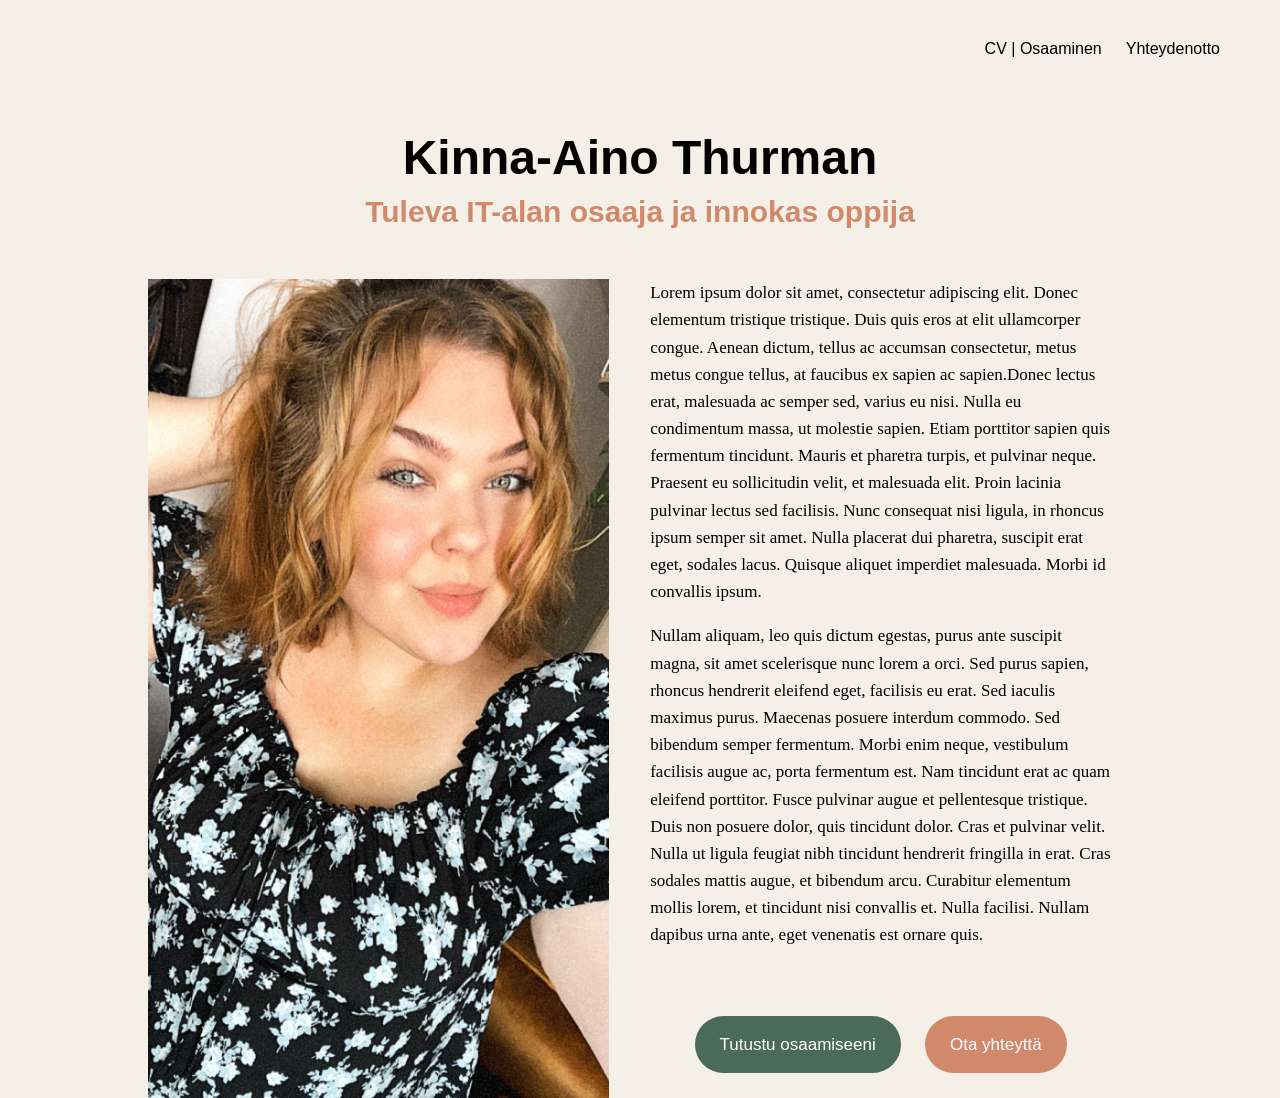
<file: index.html>
<!DOCTYPE html>
<html lang="fi">

<head>
    <meta charset="UTF-8">
    <title>Kinna-Aino Thurman portfolio</title>
    <link rel="stylesheet" href="style.css">
</head>

<body>
    <nav>
        <div class="navbar">
            <a href="cv.html">CV | Osaaminen</a>
            <a href="contact.html">Yhteydenotto</a>
        </div>
    </nav>

    <div class="header">
        <h1>Kinna-Aino Thurman</h1>
    </div>

    <div class="header2">
        <h2>Tuleva IT-alan osaaja ja innokas oppija</h2>
    </div>

    <div class="row flex-container">
        <div class="column image-column">
            <img src="keekles2.jpg" class="profiilikuva" alt="Profiilikuva Kinna-Aino Thurmanista">
        </div>

        <div class="column text-column">
            <p>Lorem ipsum dolor sit amet, consectetur adipiscing elit. Donec elementum tristique tristique. Duis quis
                eros at elit ullamcorper congue. Aenean dictum, tellus ac accumsan consectetur, metus metus congue
                tellus, at faucibus ex sapien ac sapien.Donec lectus erat, malesuada ac semper sed, varius eu nisi.
                Nulla eu condimentum massa, ut molestie sapien. Etiam porttitor sapien quis fermentum tincidunt. Mauris
                et pharetra turpis, et pulvinar neque. Praesent eu sollicitudin velit, et malesuada elit. Proin lacinia
                pulvinar lectus sed facilisis. Nunc consequat nisi ligula, in rhoncus ipsum semper sit amet. Nulla
                placerat dui pharetra, suscipit erat eget, sodales lacus. Quisque aliquet imperdiet malesuada. Morbi id
                convallis ipsum.</p>

            <p>Nullam aliquam, leo quis dictum egestas, purus ante suscipit magna, sit amet scelerisque nunc lorem a
                orci. Sed purus sapien, rhoncus hendrerit eleifend eget, facilisis eu erat. Sed iaculis maximus purus.
                Maecenas posuere interdum commodo. Sed bibendum semper fermentum. Morbi enim neque, vestibulum facilisis
                augue ac, porta fermentum est. Nam tincidunt erat ac quam eleifend porttitor. Fusce pulvinar augue et
                pellentesque tristique. Duis non posuere dolor, quis tincidunt dolor. Cras et pulvinar velit. Nulla ut
                ligula feugiat nibh tincidunt hendrerit fringilla in erat. Cras sodales mattis augue, et bibendum arcu.
                Curabitur elementum mollis lorem, et tincidunt nisi convallis et. Nulla facilisi. Nullam dapibus urna
                ante, eget venenatis est ornare quis.
            </p>

            <div class="nappi-alue">
                <a href="cv.html" class="nappi vihrea">Tutustu osaamiseeni</a>
                <a href="contact.html" class="nappi oranssi">Ota yhteyttä</a>
            </div>
        </div>
    </div>
</body>

</html>
</file>
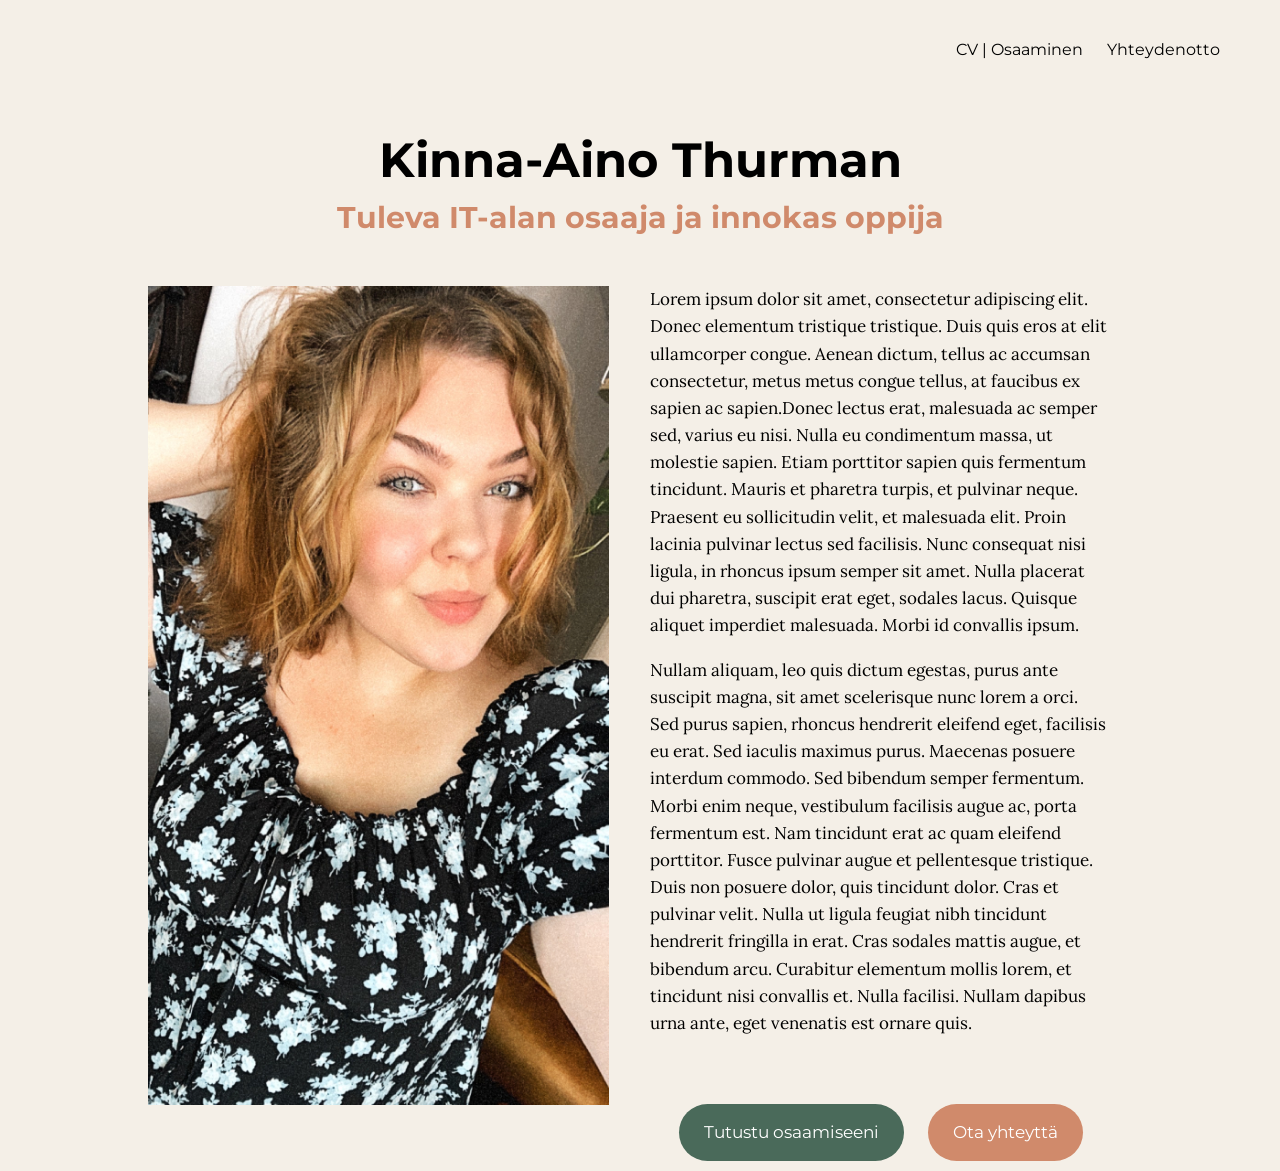
<file: Digitaaliset palvelut nettisivu/index.html>
<!DOCTYPE html>
<html>

<head>
    <title>Kinna-Aino Thurman portfolio</title>
    <meta charset="UTF-8">
    <link href="https://fonts.googleapis.com/css2?family=Montserrat:wght@400;700&family=Lora&display=swap"
        rel="stylesheet">
    <link rel="stylesheet" href="style.css">
</head>

<body>
    <nav>
        <div class="navbar">
            <a href="cv.html">CV | Osaaminen</a>
            <a href="contact.html">Yhteydenotto</a>
        </div>
    </nav>

    <div class="header">
        <h1>Kinna-Aino Thurman</h1>
    </div>

    <div class="header2">
        <h2>Tuleva IT-alan osaaja ja innokas oppija</h2>
    </div>

    <div class="row flex-container">
        <div class="column image-column">
            <img src="keekles2.jpg" class="profiilikuva">
        </div>

        <div class="column text-column">
            <p>Lorem ipsum dolor sit amet, consectetur adipiscing elit. Donec elementum tristique tristique. Duis quis
                eros at elit ullamcorper congue. Aenean dictum, tellus ac accumsan consectetur, metus metus congue
                tellus, at faucibus ex sapien ac sapien.Donec lectus erat, malesuada ac semper sed, varius eu nisi.
                Nulla eu condimentum massa, ut molestie sapien. Etiam porttitor sapien quis fermentum tincidunt. Mauris
                et pharetra turpis, et pulvinar neque. Praesent eu sollicitudin velit, et malesuada elit. Proin lacinia
                pulvinar lectus sed facilisis. Nunc consequat nisi ligula, in rhoncus ipsum semper sit amet. Nulla
                placerat dui pharetra, suscipit erat eget, sodales lacus. Quisque aliquet imperdiet malesuada. Morbi id
                convallis ipsum.</p>

            <p>Nullam aliquam, leo quis dictum egestas, purus ante suscipit magna, sit amet scelerisque nunc lorem a
                orci. Sed purus sapien, rhoncus hendrerit eleifend eget, facilisis eu erat. Sed iaculis maximus purus.
                Maecenas posuere interdum commodo. Sed bibendum semper fermentum. Morbi enim neque, vestibulum facilisis
                augue ac, porta fermentum est. Nam tincidunt erat ac quam eleifend porttitor. Fusce pulvinar augue et
                pellentesque tristique. Duis non posuere dolor, quis tincidunt dolor. Cras et pulvinar velit. Nulla ut
                ligula feugiat nibh tincidunt hendrerit fringilla in erat. Cras sodales mattis augue, et bibendum arcu.
                Curabitur elementum mollis lorem, et tincidunt nisi convallis et. Nulla facilisi. Nullam dapibus urna
                ante, eget venenatis est ornare quis.
            </p>

            <div class="nappi-alue">
                <a href="cv.html" class="nappi vihrea">Tutustu osaamiseeni</a>
                <a href="contact.html" class="nappi oranssi">Ota yhteyttä</a>
            </div>
        </div>
    </div>
</body>

</html>
</file>
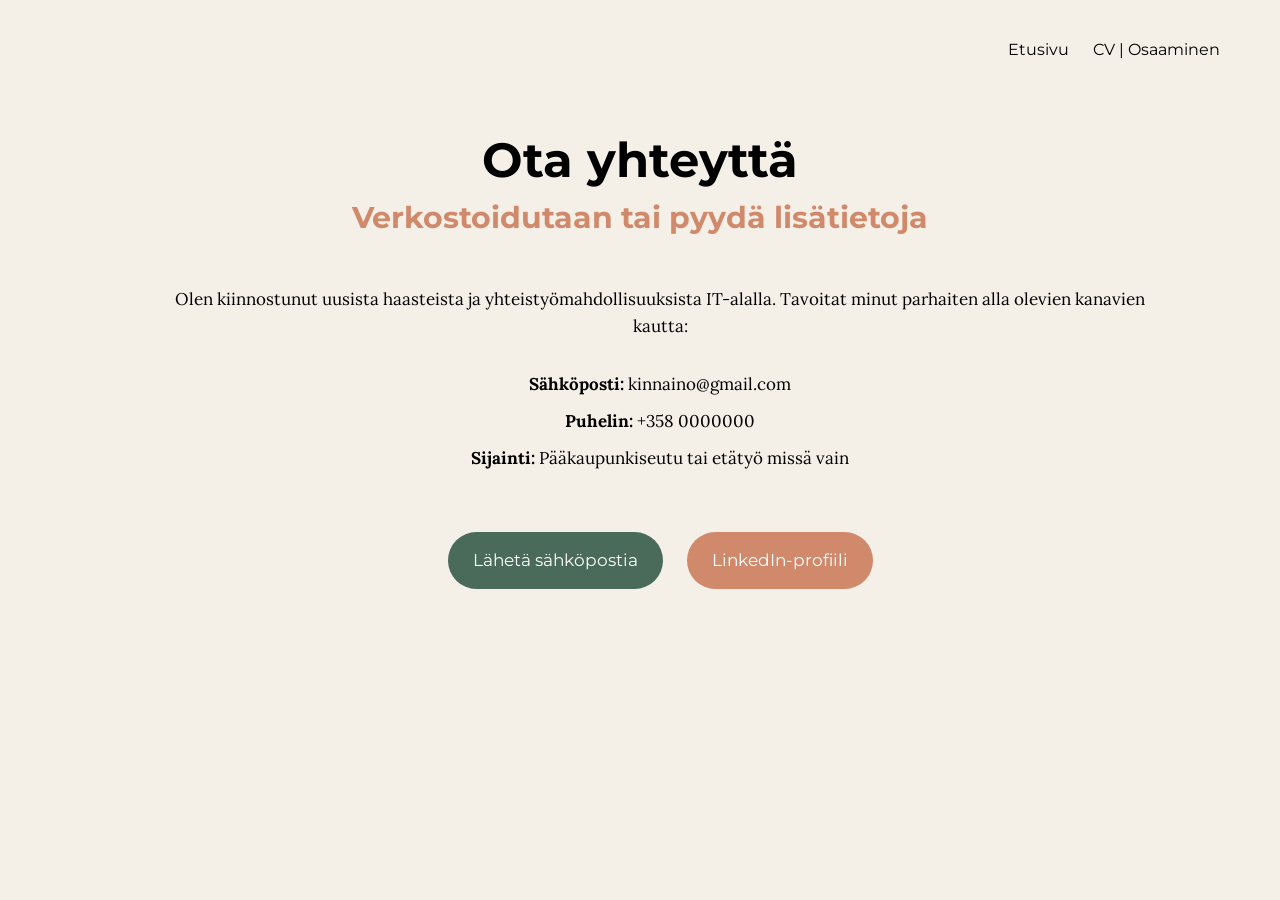
<file: contact.html>
<!DOCTYPE html>
<html>

<head>
    <title>Yhteydenotto | Kinna-Aino Thurman</title>
    <meta charset="UTF-8">
    <link href="https://fonts.googleapis.com/css2?family=Montserrat:wght@400;700&family=Lora&display=swap"
        rel="stylesheet">
    <link rel="stylesheet" href="style.css">
</head>

<body>
    <nav>
        <div class="navbar">
            <a href="index.html">Etusivu</a>
            <a href="cv.html">CV | Osaaminen</a>
        </div>
    </nav>

    <div class="header">
        <h1>Ota yhteyttä</h1>
    </div>

    <div class="header2">
        <h2>Verkostoidutaan tai pyydä lisätietoja</h2>
    </div>

    <div class="row">
        <div class="column text-column" style="width: 100%; text-align: center;">
            <p>Olen kiinnostunut uusista haasteista ja yhteistyömahdollisuuksista IT-alalla.
                Tavoitat minut parhaiten alla olevien kanavien kautta:</p>

            <div class="yhteystiedot" style="margin-top: 30px;">
                <p><strong>Sähköposti:</strong> kinnaino@gmail.com</p>
                <p><strong>Puhelin:</strong> +358 0000000</p>
                <p><strong>Sijainti:</strong> Pääkaupunkiseutu tai etätyö missä vain</p>
            </div>

            <div class="nappi-alue">
                <a href="mailto:kinnaino@gmail.com" class="nappi vihrea">Lähetä sähköpostia</a>
                <a href="https://linkedin.com/in/kiki-thurman/" target="_blank" rel="noopener noreferrer"
                    class="nappi oranssi">LinkedIn-profiili</a>
            </div>
        </div>
    </div>

</body>

</html>
</file>
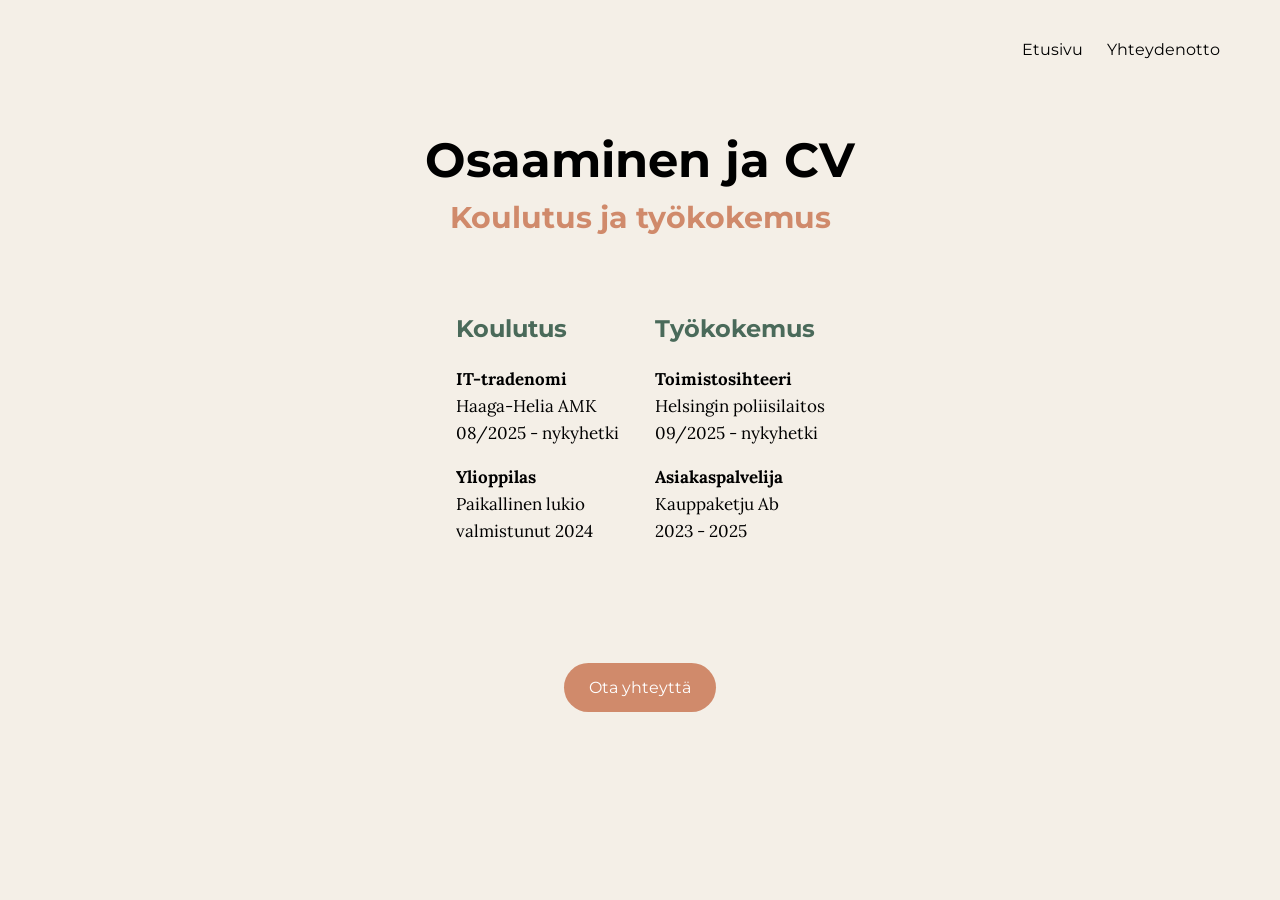
<file: cv.html>
<!DOCTYPE html>
<html>

<head>
    <title>CV | Kinna-Aino Thurman</title>
    <meta charset="UTF-8">
    <link href="https://fonts.googleapis.com/css2?family=Montserrat:wght@400;700&family=Lora&display=swap" rel="stylesheet">
    <link rel="stylesheet" href="style.css">
</head>

<body>
    <nav>
        <div class="navbar">
            <a href="index.html">Etusivu</a>
            <a href="contact.html">Yhteydenotto</a>
        </div>
    </nav>

    <div class="header">
        <h1>Osaaminen ja CV</h1>
    </div>

    <div class="header2">
        <h2>Koulutus ja työkokemus</h2>
    </div>

   <div class="row cv-container">
    <div class="column cv-sarake">
        <h3>Koulutus</h3>
        <p><strong>IT-tradenomi</strong><br>
        Haaga-Helia AMK<br>
        08/2025 - nykyhetki</p>
        
        <p><strong>Ylioppilas</strong><br>
        Paikallinen lukio<br>
        valmistunut 2024</p>
    </div>

    <div class="column cv-sarake">
        <h3>Työkokemus</h3>
        <p><strong>Toimistosihteeri</strong><br>
        Helsingin poliisilaitos<br>
        09/2025 - nykyhetki</p>

        <p><strong>Asiakaspalvelija</strong><br>
        Kauppaketju Ab<br>
        2023 - 2025</p>
    </div>
</div>

<div class="nappi-alue">
    <a href="contact.html" class="nappi oranssi">Ota yhteyttä</a>
</div>

</body>
</html>
</file>
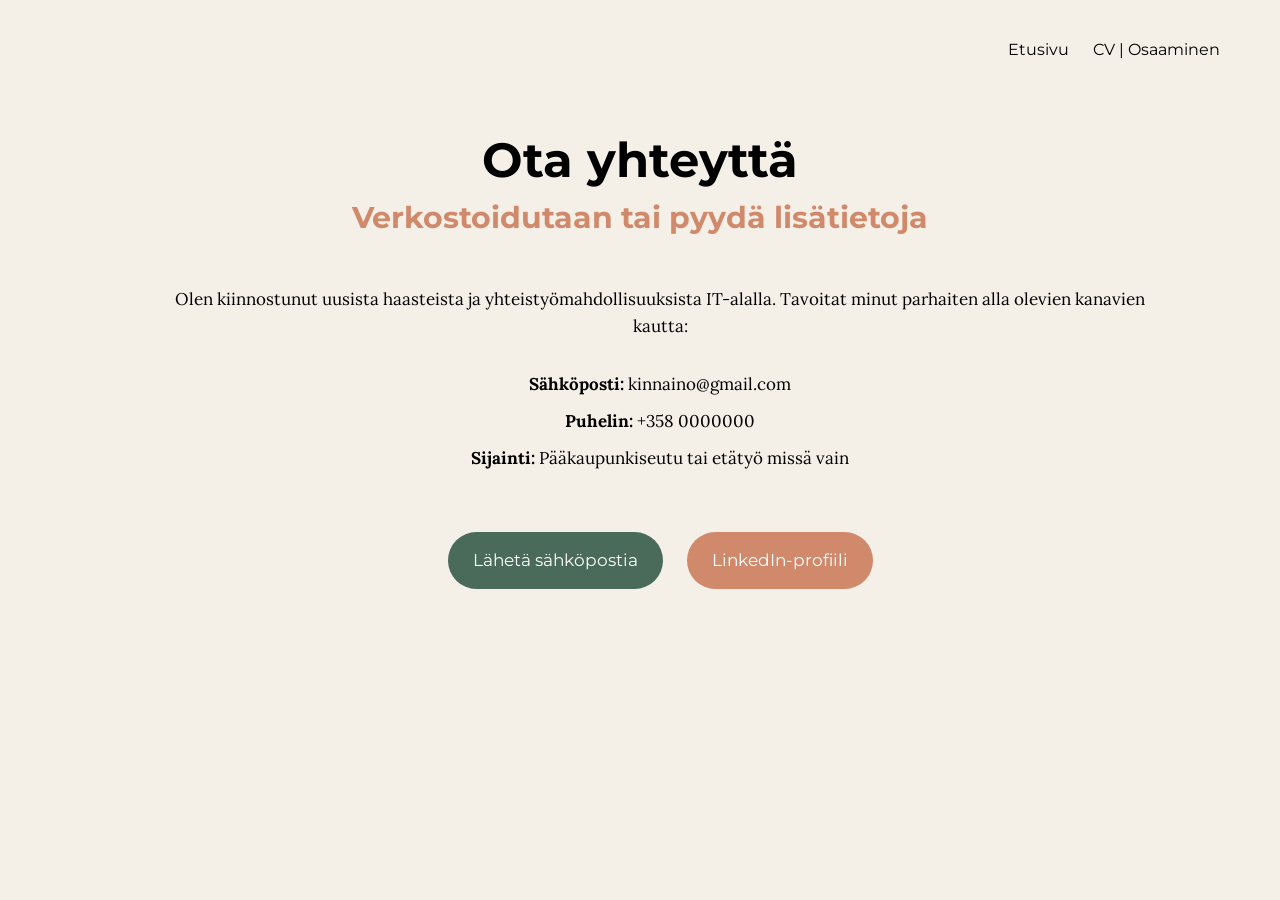
<file: Digitaaliset palvelut nettisivu/contact.html>
<!DOCTYPE html>
<html>

<head>
    <title>Yhteydenotto | Kinna-Aino Thurman</title>
    <meta charset="UTF-8">
    <link href="https://fonts.googleapis.com/css2?family=Montserrat:wght@400;700&family=Lora&display=swap"
        rel="stylesheet">
    <link rel="stylesheet" href="style.css">
</head>

<body>
    <nav>
        <div class="navbar">
            <a href="index.html">Etusivu</a>
            <a href="cv.html">CV | Osaaminen</a>
        </div>
    </nav>

    <div class="header">
        <h1>Ota yhteyttä</h1>
    </div>

    <div class="header2">
        <h2>Verkostoidutaan tai pyydä lisätietoja</h2>
    </div>

    <div class="row">
        <div class="column text-column" style="width: 100%; text-align: center;">
            <p>Olen kiinnostunut uusista haasteista ja yhteistyömahdollisuuksista IT-alalla.
                Tavoitat minut parhaiten alla olevien kanavien kautta:</p>

            <div class="yhteystiedot" style="margin-top: 30px;">
                <p><strong>Sähköposti:</strong> kinnaino@gmail.com</p>
                <p><strong>Puhelin:</strong> +358 0000000</p>
                <p><strong>Sijainti:</strong> Pääkaupunkiseutu tai etätyö missä vain</p>
            </div>

            <div class="nappi-alue">
                <a href="mailto:kinnaino@gmail.com" class="nappi vihrea">Lähetä sähköpostia</a>
                <a href="https://linkedin.com/in/tähän-oma-profiili" class="nappi oranssi">LinkedIn-profiili</a>
            </div>
        </div>
    </div>

</body>

</html>
</file>
<file: style.css>
body {
    background-color: #F4EFE7;
    margin: 0;
    padding: 0;
}

.navbar {
    text-align: right;
    padding: 40px 60px;
}

.navbar a {
    text-decoration: none;
    color: black;
    font-family: 'Montserrat', sans-serif;
    font-size: 16px;
    margin-left: 20px;
}

.header h1 {
    font-size: 48px;
    text-align: center;
    font-family: 'Montserrat', sans-serif;
    color: black;
    margin-bottom: 0px;
}

.header2 h2 {
    font-size: 30px;
    text-align: center;
    font-family: 'Montserrat', sans-serif;
    color: #D08A6B;
    margin-top: 10px;
}

h3 {
    font-family: 'Montserrat', sans-serif;
    color: #4A6A5A;
    font-size: 24px;
    margin-bottom: 15px;
}

.row {
    width: 80%;
    margin: auto;
    margin-top: 50px;
}

.flex-container {
    display: flex;
    align-items: flex-start;
}

.column {
    float: left;
    width: 45%;
    padding: 0 2%;
    font-family: 'Lora', serif;
    font-size: 17px;
    line-height: 1.6;
}

.column p:first-child {
    margin-top: 0;
}

.row:after {
    content: "";
    display: table;
    clear: both;
}

.profiilikuva {
    width: 100%;
    height: auto;
    display: block;
    margin-top: 0;
}

.cv-container {
    display: flex;
    justify-content: center;
    align-items: flex-start;
    max-width: 900px;
    margin: 50px auto;
}

.cv-sarake {
    width: auto;
    text-align: left;
}

.nappi-alue {
    clear: both;
    text-align: center;
    padding-top: 40px;
    width: 100%;
    display: block;
}

.nappi {
    padding: 15px 25px;
    text-decoration: none;
    font-family: 'Montserrat', sans-serif;
    color: white;
    border-radius: 30px;
    display: inline-block;
    margin: 10px;
    margin-right: 10px;
}

.vihrea {
    background-color: #4A6A5A;

}

.oranssi {
    background-color: #D08A6B;

}

.yhteystiedot p {
    margin: 10px 0;
}
</file>
<file: Digitaaliset palvelut nettisivu/style.css>
body {
    background-color: #F4EFE7;
    margin: 0;
    padding: 0;
}

.navbar {
    text-align: right;
    padding: 40px 60px;
}

.navbar a {
    text-decoration: none;
    color: black;
    font-family: 'Montserrat', sans-serif;
    font-size: 16px;
    margin-left: 20px;
}

.header h1 {
    font-size: 48px;
    text-align: center;
    font-family: 'Montserrat', sans-serif;
    color: black;
    margin-bottom: 0px;
}

.header2 h2 {
    font-size: 30px;
    text-align: center;
    font-family: 'Montserrat', sans-serif;
    color: #D08A6B;
    margin-top: 10px;
}

h3 {
    font-family: 'Montserrat', sans-serif;
    color: #4A6A5A;
    font-size: 24px;
    margin-bottom: 15px;
}

.row {
    width: 80%;
    margin: auto;
    margin-top: 50px;
}

.flex-container {
    display: flex;
    align-items: flex-start;
}

.column {
    float: left;
    width: 45%;
    padding: 0 2%;
    font-family: 'Lora', serif;
    font-size: 17px;
    line-height: 1.6;
}

.column p:first-child {
    margin-top: 0;
}

.row:after {
    content: "";
    display: table;
    clear: both;
}

.profiilikuva {
    width: 100%;
    height: auto;
    display: block;
    margin-top: 0;
}

.cv-container {
    display: flex;
    justify-content: center;
    align-items: flex-start;
    max-width: 900px;
    margin: 50px auto;
}

.cv-sarake {
    width: auto;
    text-align: left;
}

.nappi-alue {
    clear: both;
    text-align: center;
    padding-top: 40px;
    width: 100%;
    display: block;
}

.nappi {
    padding: 15px 25px;
    text-decoration: none;
    font-family: 'Montserrat', sans-serif;
    color: white;
    border-radius: 30px;
    display: inline-block;
    margin: 10px;
    margin-right: 10px;
}

.vihrea {
    background-color: #4A6A5A;

}

.oranssi {
    background-color: #D08A6B;

}

.yhteystiedot p {
    margin: 10px 0;
}
</file>
